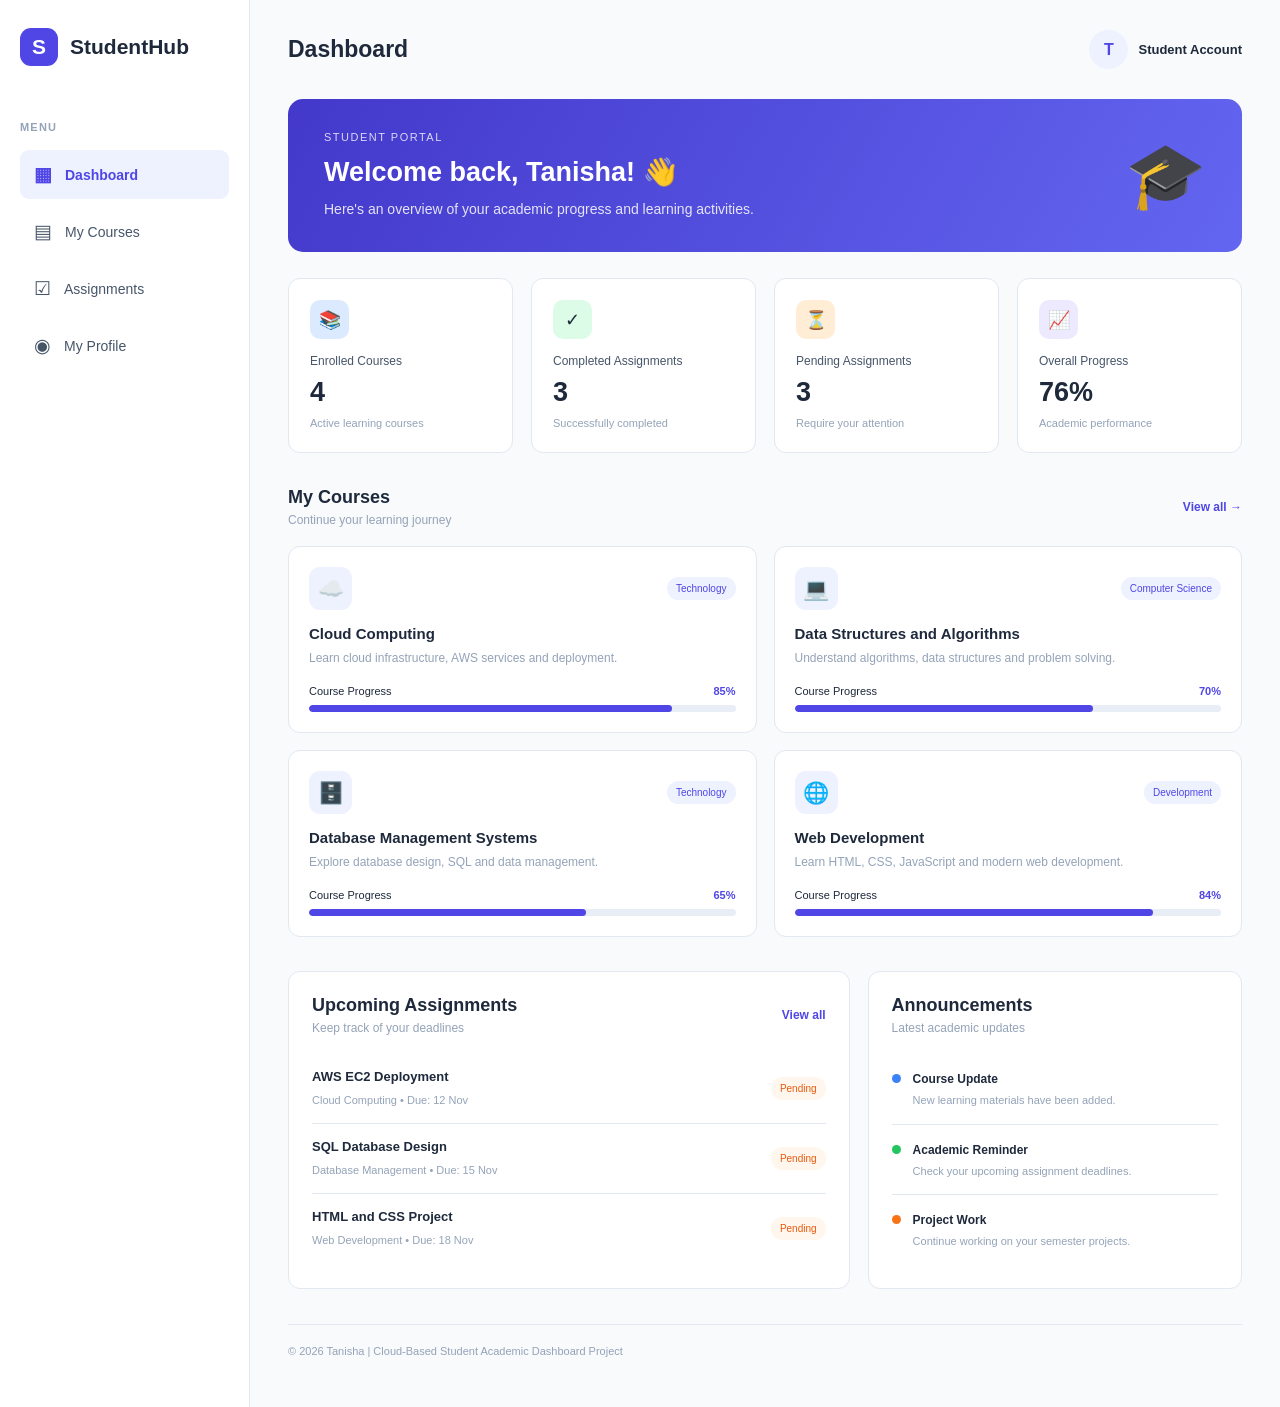
<file: index.html>
<!DOCTYPE html>
<html lang="en">
<head>
    <meta charset="UTF-8">
    <meta name="viewport" content="width=device-width, initial-scale=1.0">
    <title>Student Academic Dashboard</title>

    <link rel="stylesheet" href="css/style.css">
</head>

<body>

    <div class="app-container">

        <!-- Sidebar -->
        <aside class="sidebar">

            <div class="logo">
                <span class="logo-icon">S</span>
                <span>StudentHub</span>
            </div>

            <div class="sidebar-label">MENU</div>

            <nav class="navigation">

                <a href="index.html" class="nav-link active">
                    <span>▦</span> Dashboard
                </a>

                <a href="pages/courses.html" class="nav-link">
                    <span>▤</span> My Courses
                </a>

                <a href="pages/assignments.html" class="nav-link">
                    <span>☑</span> Assignments
                </a>

                <a href="pages/profile.html" class="nav-link">
                    <span>◉</span> My Profile
                </a>

            </nav>


        </aside>


        <!-- Main Content -->
        <main class="main-content">

            <!-- Topbar -->
            <header class="topbar">

                <div>
                    
                    <h2>Dashboard</h2>
                </div>

                <div class="topbar-right">

                    <div class="user-info">
                        <div class="avatar">T</div>
                        <div>
                            <strong>Student Account</strong>
                           
                        </div>
                    </div>
                </div>

            </header>


            <!-- Welcome Section -->
            <section class="welcome-section">

                <div>
                    <p class="welcome-label">STUDENT PORTAL</p>

                    <h1>Welcome back, Student! 👋</h1>

                    <p>
                        Here's an overview of your academic progress
                        and learning activities.
                    </p>
                </div>

                <div class="welcome-icon">🎓</div>

            </section>


            <!-- Statistics -->
            <section class="stats-grid">

                <div class="stat-card">
                    <div class="stat-icon blue">📚</div>
                    <p>Enrolled Courses</p>
                    <h2 id="totalCourses">4</h2>
                    <small>Active learning courses</small>
                </div>

                <div class="stat-card">
                    <div class="stat-icon green">✓</div>
                    <p>Completed Assignments</p>
                    <h2 id="completedAssignments">8</h2>
                    <small>Successfully completed</small>
                </div>

                <div class="stat-card">
                    <div class="stat-icon orange">⏳</div>
                    <p>Pending Assignments</p>
                    <h2 id="pendingAssignments">3</h2>
                    <small>Require your attention</small>
                </div>

                <div class="stat-card">
                    <div class="stat-icon purple">📈</div>
                    <p>Overall Progress</p>
                    <h2 id="overallProgress">76%</h2>
                    <small>Academic performance</small>
                </div>

            </section>


            <!-- Courses Section -->
            <section class="content-section">

                <div class="section-heading">
                    <div>
                        <h2>My Courses</h2>
                        <p>Continue your learning journey</p>
                    </div>

                    <a href="pages/courses.html" class="view-link">
                        View all →
                    </a>
                </div>

                <div class="course-grid" id="courseContainer">

                    <!-- Courses will be loaded using JavaScript -->

                </div>

            </section>


            <!-- Bottom Section -->
            <section class="bottom-grid">

                <!-- Assignments -->
                <div class="panel">

                    <div class="section-heading">
                        <div>
                            <h2>Upcoming Assignments</h2>
                            <p>Keep track of your deadlines</p>
                        </div>

                        <a href="pages/assignments.html" class="view-link">
                            View all
                        </a>
                    </div>

                    <div id="assignmentContainer">

                        <!-- Assignments loaded using JavaScript -->

                    </div>

                </div>


                <!-- Announcements -->
                <div class="panel announcements">

                    <div class="section-heading">
                        <div>
                            <h2>Announcements</h2>
                            <p>Latest academic updates</p>
                        </div>
                    </div>

                    <div class="announcement-item">
                        <span class="announcement-dot blue-dot"></span>

                        <div>
                            <strong>Course Update</strong>
                            <p>New learning materials have been added.</p>
                        </div>
                    </div>

                    <div class="announcement-item">
                        <span class="announcement-dot green-dot"></span>

                        <div>
                            <strong>Academic Reminder</strong>
                            <p>Check your upcoming assignment deadlines.</p>
                        </div>
                    </div>

                    <div class="announcement-item">
                        <span class="announcement-dot orange-dot"></span>

                        <div>
                            <strong>Project Work</strong>
                            <p>Continue working on your semester projects.</p>
                        </div>
                    </div>

                </div>

            </section>


            <!-- Footer -->
            <footer class="footer">
                <p>
                    © 2026 Tanisha | Cloud-Based Student Academic Dashboard Project
                </p>
            </footer>

        </main>

    </div>

    <script src="js/data.js"></script>
    <script src="js/app.js"></script>

</body>
</html>
</file>
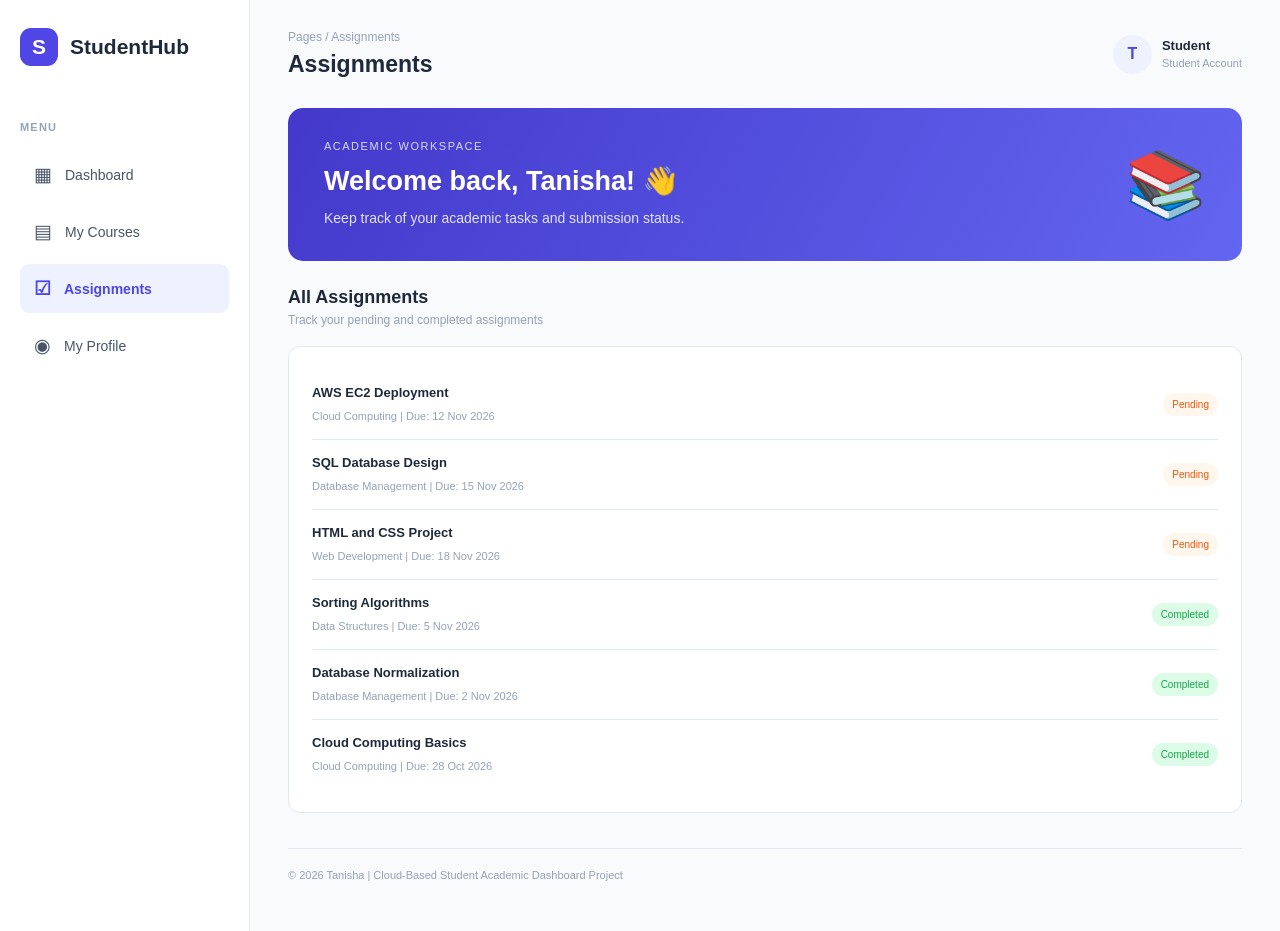
<file: pages/assignments.html>
<!DOCTYPE html>
<html lang="en">
<head>
    <meta charset="UTF-8">
    <meta name="viewport" content="width=device-width, initial-scale=1.0">
    <title>Assignments | StudentHub</title>
    <link rel="stylesheet" href="../css/style.css">
</head>

<body>

<div class="app-container">

    <aside class="sidebar">

        <div class="logo">
            <span class="logo-icon">S</span>
            <span>StudentHub</span>
        </div>

        <div class="sidebar-label">MENU</div>

        <nav class="navigation">
            <a href="../index.html" class="nav-link">
                <span>▦</span> Dashboard
            </a>

            <a href="courses.html" class="nav-link">
                <span>▤</span> My Courses
            </a>

            <a href="assignments.html" class="nav-link active">
                <span>☑</span> Assignments
            </a>

            <a href="profile.html" class="nav-link">
                <span>◉</span> My Profile
            </a>
        </nav>

       

    </aside>


    <main class="main-content">

        <header class="topbar">
            <div>
                <p class="breadcrumb">Pages / Assignments</p>
                <h2>Assignments</h2>
            </div>

            <div class="topbar-right">
                <div class="user-info">
                    <div class="avatar">T</div>
                    <div>
                        <strong>Student</strong>
                        <small>Student Account</small>
                    </div>
                </div>
            </div>
        </header>


        <section class="welcome-section">
            <div>
                <p class="welcome-label">ACADEMIC WORKSPACE</p>
                <h1>Manage Your Assignments 📝</h1>
                <p>Keep track of your academic tasks and submission status.</p>
            </div>

            <div class="welcome-icon">📚</div>
        </section>


        <section class="content-section">

            <div class="section-heading">
                <div>
                    <h2>All Assignments</h2>
                    <p>Track your pending and completed assignments</p>
                </div>
            </div>

            <div class="panel">

                <div class="assignment-list" id="allAssignmentsContainer"></div>

            </div>

        </section>


        <footer class="footer">
                <p>
                    © 2026 Tanisha | Cloud-Based Student Academic Dashboard Project
                </p>
            </footer>

    </main>

</div>

<script src="../js/data.js"></script>
<script src="../js/app.js"></script>

</body>
</html>
</file>
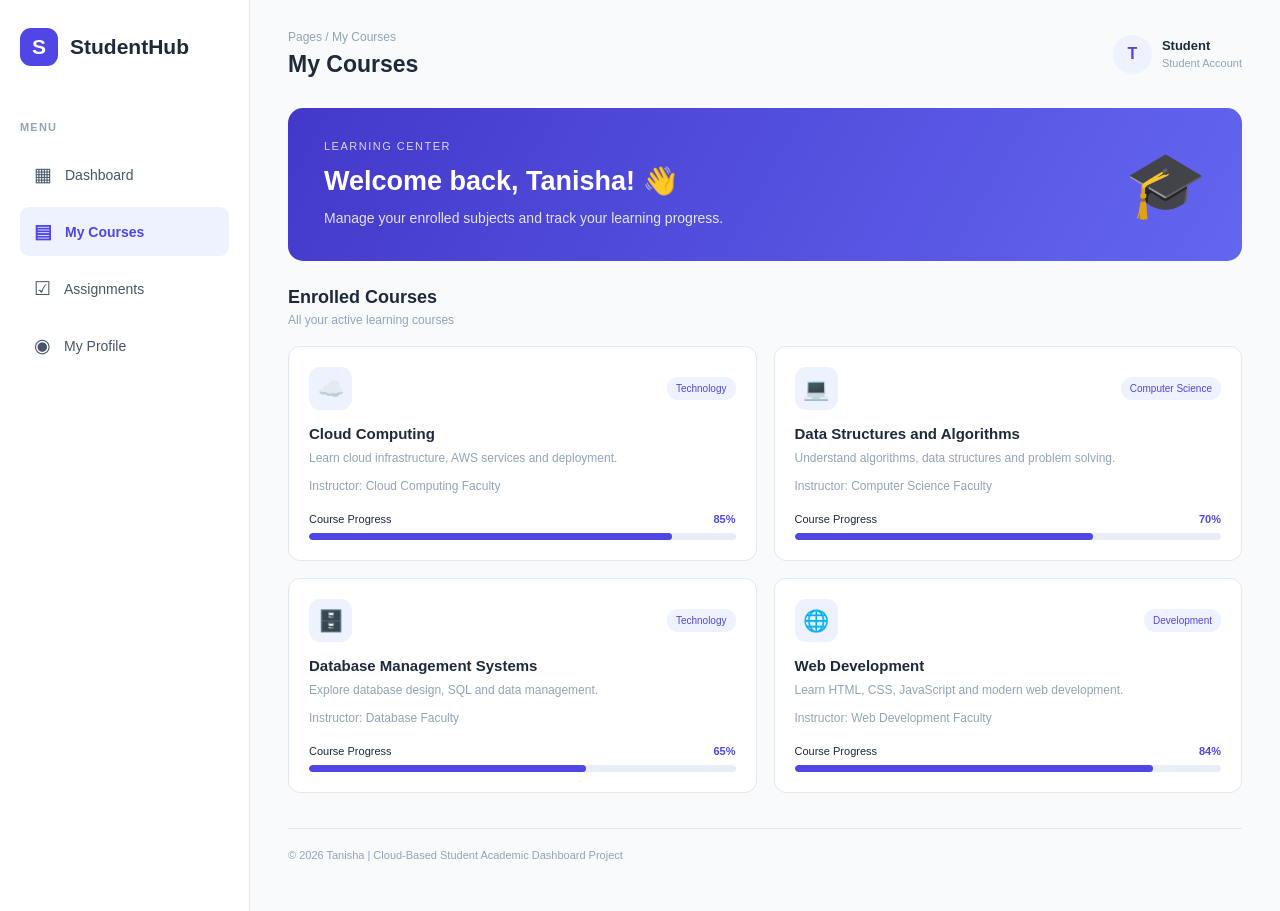
<file: pages/courses.html>
<!DOCTYPE html>
<html lang="en">
<head>
    <meta charset="UTF-8">
    <meta name="viewport" content="width=device-width, initial-scale=1.0">
    <title>My Courses | StudentHub</title>
    <link rel="stylesheet" href="../css/style.css">
</head>

<body>

<div class="app-container">

    <aside class="sidebar">

        <div class="logo">
            <span class="logo-icon">S</span>
            <span>StudentHub</span>
        </div>

        <div class="sidebar-label">MENU</div>

        <nav class="navigation">
            <a href="../index.html" class="nav-link">
                <span>▦</span> Dashboard
            </a>

            <a href="courses.html" class="nav-link active">
                <span>▤</span> My Courses
            </a>

            <a href="assignments.html" class="nav-link">
                <span>☑</span> Assignments
            </a>

            <a href="profile.html" class="nav-link">
                <span>◉</span> My Profile
            </a>
        </nav>

        

    </aside>


    <main class="main-content">

        <header class="topbar">
            <div>
                <p class="breadcrumb">Pages / My Courses</p>
                <h2>My Courses</h2>
            </div>

            <div class="topbar-right">
                <div class="user-info">
                    <div class="avatar">T</div>
                    <div>
                        <strong>Student</strong>
                        <small>Student Account</small>
                    </div>
                </div>
            </div>
        </header>


        <section class="welcome-section">
            <div>
                <p class="welcome-label">LEARNING CENTER</p>
                <h1>Explore Your Courses 📚</h1>
                <p>Manage your enrolled subjects and track your learning progress.</p>
            </div>
            <div class="welcome-icon">🎓</div>
        </section>


        <section class="content-section">

            <div class="section-heading">
                <div>
                    <h2>Enrolled Courses</h2>
                    <p>All your active learning courses</p>
                </div>
            </div>

            <div class="course-grid" id="allCoursesContainer"></div>

        </section>


       <footer class="footer">
                <p>
                    © 2026 Tanisha | Cloud-Based Student Academic Dashboard Project
                </p>
            </footer>

    </main>

</div>

<script src="../js/data.js"></script>
<script src="../js/app.js"></script>

</body>
</html>
</file>
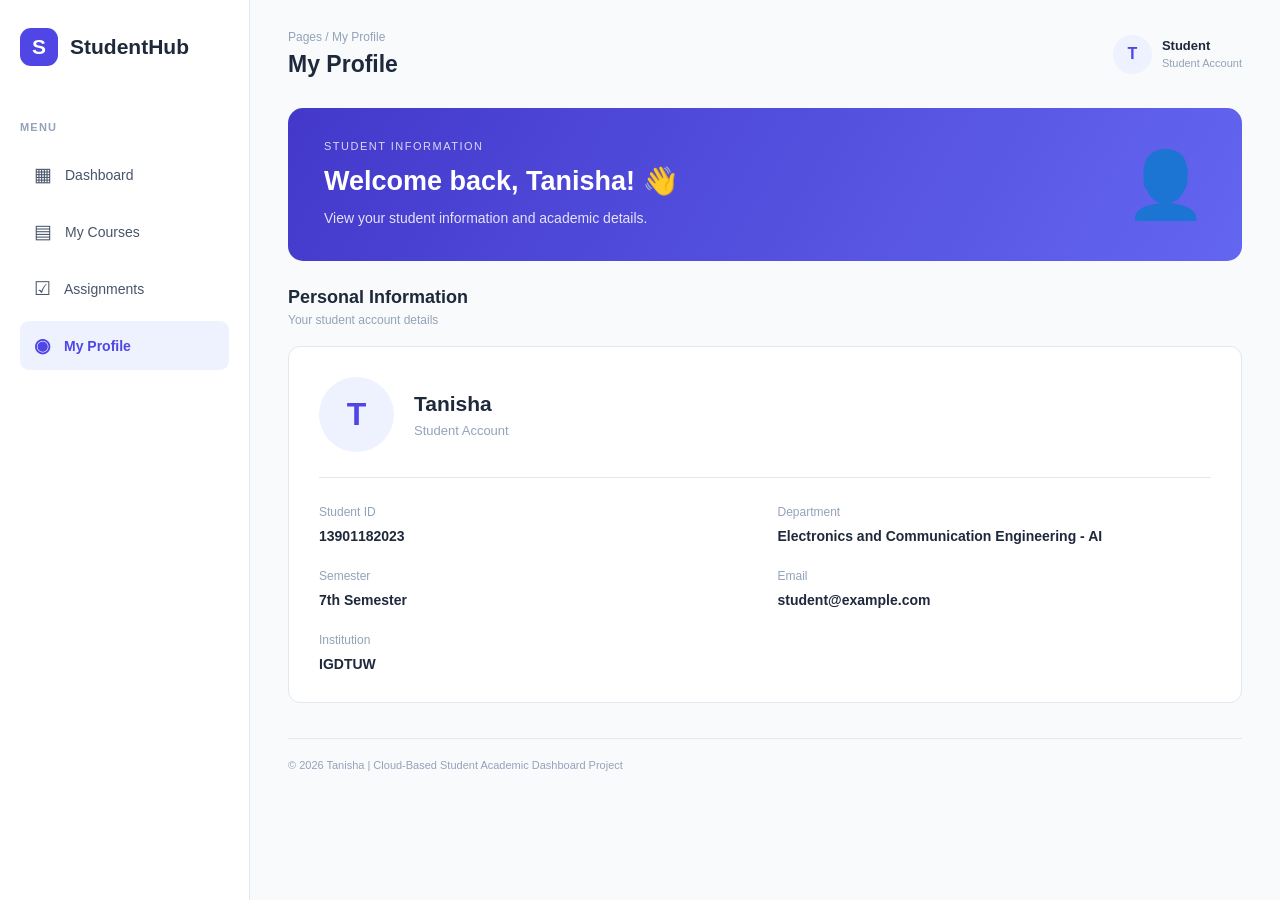
<file: pages/profile.html>
<!DOCTYPE html>
<html lang="en">
<head>
    <meta charset="UTF-8">
    <meta name="viewport" content="width=device-width, initial-scale=1.0">
    <title>My Profile | StudentHub</title>
    <link rel="stylesheet" href="../css/style.css">
</head>

<body>

<div class="app-container">

    <aside class="sidebar">

        <div class="logo">
            <span class="logo-icon">S</span>
            <span>StudentHub</span>
        </div>

        <div class="sidebar-label">MENU</div>

        <nav class="navigation">
            <a href="../index.html" class="nav-link">
                <span>▦</span> Dashboard
            </a>

            <a href="courses.html" class="nav-link">
                <span>▤</span> My Courses
            </a>

            <a href="assignments.html" class="nav-link">
                <span>☑</span> Assignments
            </a>

            <a href="profile.html" class="nav-link active">
                <span>◉</span> My Profile
            </a>
        </nav>

        

    </aside>


    <main class="main-content">

        <header class="topbar">
            <div>
                <p class="breadcrumb">Pages / My Profile</p>
                <h2>My Profile</h2>
            </div>

            <div class="topbar-right">
                <div class="user-info">
                    <div class="avatar">T</div>
                    <div>
                        <strong>Student</strong>
                        <small>Student Account</small>
                    </div>
                </div>
            </div>
        </header>


        <section class="welcome-section">
            <div>
                <p class="welcome-label">STUDENT INFORMATION</p>
                <h1>Your Academic Profile 👩‍🎓</h1>
                <p>View your student information and academic details.</p>
            </div>

            <div class="welcome-icon">👤</div>
        </section>


        <section class="content-section">

            <div class="section-heading">
                <div>
                    <h2>Personal Information</h2>
                    <p>Your student account details</p>
                </div>
            </div>

            <div class="panel profile-panel">

                <div class="profile-header">
                    <div class="profile-avatar">T</div>

                    <div>
                        <h2 id="profileName">Student Name</h2>
                        <p>Student Account</p>
                    </div>
                </div>

                <div class="profile-details">

                    <div class="profile-field">
                        <label>Student ID</label>
                        <strong id="profileId"></strong>
                    </div>

                    <div class="profile-field">
                        <label>Department</label>
                        <strong id="profileDepartment"></strong>
                    </div>

                    <div class="profile-field">
                        <label>Semester</label>
                        <strong id="profileSemester"></strong>
                    </div>

                    <div class="profile-field">
                        <label>Email</label>
                        <strong id="profileEmail"></strong>
                    </div>

                    <div class="profile-field">
                        <label>Institution</label>
                        <strong id="profileCollege"></strong>
                    </div>

                </div>

            </div>

        </section>


        <footer class="footer">
                <p>
                    © 2026 Tanisha | Cloud-Based Student Academic Dashboard Project
                </p>
            </footer>

    </main>

</div>

<script src="../js/data.js"></script>
<script src="../js/app.js"></script>

</body>
</html>
</file>
<file: css/style.css>
/* ==============================
   1. GLOBAL STYLES
================================= */

* {
    margin: 0;
    padding: 0;
    box-sizing: border-box;
}

:root {
    --primary: #4f46e5;
    --primary-light: #eef2ff;
    --dark: #1e293b;
    --text: #475569;
    --muted: #94a3b8;
    --background: #f8fafc;
    --white: #ffffff;
    --border: #e2e8f0;
    --green: #16a34a;
    --orange: #ea580c;
}

body {
    font-family: 'Segoe UI', Arial, sans-serif;
    background: var(--background);
    color: var(--dark);
}

a {
    text-decoration: none;
    color: inherit;
}

button {
    font-family: inherit;
    cursor: pointer;
}


/* ==============================
   2. MAIN LAYOUT
================================= */

.app-container {
    display: flex;
    min-height: 100vh;
}


/* ==============================
   3. SIDEBAR
================================= */

.sidebar {
    width: 250px;
    background: var(--white);
    border-right: 1px solid var(--border);
    padding: 28px 20px;
    display: flex;
    flex-direction: column;
    flex-shrink: 0;
}

.logo {
    display: flex;
    align-items: center;
    gap: 12px;
    font-size: 21px;
    font-weight: 750;
    color: var(--dark);
    margin-bottom: 55px;
}

.logo-icon {
    background: var(--primary);
    color: white;
    width: 38px;
    height: 38px;
    border-radius: 11px;
    display: grid;
    place-items: center;
    font-size: 21px;
}

.sidebar-label {
    font-size: 11px;
    color: var(--muted);
    font-weight: 700;
    letter-spacing: 1.2px;
    margin-bottom: 17px;
}

.navigation {
    display: flex;
    flex-direction: column;
    gap: 8px;
}

.nav-link {
    display: flex;
    align-items: center;
    gap: 13px;
    padding: 13px 14px;
    border-radius: 9px;
    color: var(--text);
    font-size: 14px;
    font-weight: 500;
    transition: 0.2s;
}

.nav-link:hover {
    background: var(--primary-light);
    color: var(--primary);
}

.nav-link.active {
    background: var(--primary-light);
    color: var(--primary);
    font-weight: 650;
}

.nav-link span {
    font-size: 19px;
}

.sidebar-bottom {
    margin-top: auto;
    border-top: 1px solid var(--border);
    padding-top: 24px;
}

.sidebar-bottom p {
    font-size: 13px;
    line-height: 1.6;
    color: var(--text);
    margin-bottom: 12px;
}

.cloud-status {
    color: var(--green);
    font-size: 11px;
}


/* ==============================
   4. MAIN CONTENT
================================= */

.main-content {
    flex: 1;
    min-width: 0;
    padding: 30px 38px;
}

.topbar {
    display: flex;
    justify-content: space-between;
    align-items: center;
    margin-bottom: 30px;
}

.breadcrumb {
    font-size: 12px;
    color: var(--muted);
    margin-bottom: 7px;
}

.topbar h2 {
    font-size: 23px;
}

.topbar-right {
    display: flex;
    align-items: center;
    gap: 22px;
}

.notification {
    font-size: 23px;
    color: var(--text);
}

.user-info {
    display: flex;
    align-items: center;
    gap: 10px;
}

.avatar {
    width: 39px;
    height: 39px;
    border-radius: 50%;
    display: grid;
    place-items: center;
    background: var(--primary-light);
    color: var(--primary);
    font-weight: 700;
}

.user-info strong {
    display: block;
    font-size: 13px;
}

.user-info small {
    color: var(--muted);
    font-size: 11px;
}


/* ==============================
   5. WELCOME SECTION
================================= */

.welcome-section {
    background: linear-gradient(120deg, #4338ca, #6366f1);
    border-radius: 15px;
    padding: 32px 36px;
    color: white;
    display: flex;
    justify-content: space-between;
    align-items: center;
    margin-bottom: 26px;
}

.welcome-label {
    font-size: 11px;
    letter-spacing: 1.5px;
    opacity: 0.8;
    margin-bottom: 13px;
}

.welcome-section h1 {
    font-size: 27px;
    margin-bottom: 10px;
}

.welcome-section p:last-child {
    font-size: 14px;
    opacity: 0.85;
    line-height: 1.6;
}

.welcome-icon {
    font-size: 65px;
    opacity: 0.95;
}


/* ==============================
   6. STATISTICS CARDS
================================= */

.stats-grid {
    display: grid;
    grid-template-columns: repeat(4, 1fr);
    gap: 18px;
    margin-bottom: 34px;
}

.stat-card {
    background: var(--white);
    padding: 21px;
    border: 1px solid var(--border);
    border-radius: 12px;
}

.stat-icon {
    width: 39px;
    height: 39px;
    border-radius: 10px;
    display: grid;
    place-items: center;
    margin-bottom: 15px;
    font-size: 18px;
}

.stat-icon.blue {
    background: #dbeafe;
}

.stat-icon.green {
    background: #dcfce7;
}

.stat-icon.orange {
    background: #ffedd5;
}

.stat-icon.purple {
    background: #ede9fe;
}

.stat-card p {
    font-size: 12px;
    color: var(--text);
    margin-bottom: 9px;
}

.stat-card h2 {
    font-size: 27px;
    margin-bottom: 5px;
}

.stat-card small {
    font-size: 11px;
    color: var(--muted);
}


/* ==============================
   7. CONTENT SECTIONS
================================= */

.content-section {
    margin-bottom: 34px;
}

.section-heading {
    display: flex;
    justify-content: space-between;
    align-items: center;
    margin-bottom: 19px;
}

.section-heading h2 {
    font-size: 18px;
    margin-bottom: 5px;
}

.section-heading p {
    font-size: 12px;
    color: var(--muted);
}

.view-link {
    color: var(--primary);
    font-size: 12px;
    font-weight: 650;
}


/* ==============================
   8. COURSE CARDS
================================= */

.course-grid {
    display: grid;
    grid-template-columns: repeat(2, 1fr);
    gap: 17px;
}

.course-card {
    background: var(--white);
    padding: 20px;
    border: 1px solid var(--border);
    border-radius: 12px;
}

.course-top {
    display: flex;
    justify-content: space-between;
    align-items: center;
    margin-bottom: 15px;
}

.course-icon {
    width: 43px;
    height: 43px;
    border-radius: 11px;
    display: grid;
    place-items: center;
    font-size: 21px;
    background: var(--primary-light);
}

.course-tag {
    font-size: 10px;
    color: var(--primary);
    background: var(--primary-light);
    padding: 6px 9px;
    border-radius: 20px;
}

.course-card h3 {
    font-size: 15px;
    margin-bottom: 7px;
}

.course-card p {
    font-size: 12px;
    color: var(--muted);
    line-height: 1.5;
}

.progress-info {
    display: flex;
    justify-content: space-between;
    font-size: 11px;
    margin-top: 18px;
    margin-bottom: 8px;
}

.progress-info span:last-child {
    color: var(--primary);
    font-weight: 650;
}

.progress-bar {
    height: 7px;
    background: #e9edf5;
    border-radius: 20px;
    overflow: hidden;
}

.progress-fill {
    height: 100%;
    background: var(--primary);
    border-radius: 20px;
}


/* ==============================
   9. BOTTOM PANELS
================================= */

.bottom-grid {
    display: grid;
    grid-template-columns: 1.5fr 1fr;
    gap: 18px;
}

.panel {
    background: var(--white);
    border: 1px solid var(--border);
    border-radius: 12px;
    padding: 23px;
    min-width: 0;
}

.assignment-item {
    display: flex;
    justify-content: space-between;
    align-items: center;
    gap: 10px;
    padding: 15px 0;
    border-bottom: 1px solid var(--border);
}

.assignment-item:last-child {
    border-bottom: none;
}

.assignment-item strong {
    font-size: 13px;
    display: block;
    margin-bottom: 6px;
}

.assignment-item small {
    font-size: 11px;
    color: var(--muted);
}

.status {
    font-size: 10px;
    padding: 6px 9px;
    border-radius: 20px;
    white-space: nowrap;
}

.status.pending {
    color: var(--orange);
    background: #fff7ed;
}

.status.completed {
    color: var(--green);
    background: #dcfce7;
}


/* ==============================
   10. ANNOUNCEMENTS
================================= */

.announcement-item {
    display: flex;
    align-items: flex-start;
    gap: 12px;
    padding: 15px 0;
    border-bottom: 1px solid var(--border);
}

.announcement-item:last-child {
    border-bottom: none;
}

.announcement-dot {
    width: 9px;
    height: 9px;
    border-radius: 50%;
    margin-top: 5px;
    flex-shrink: 0;
}

.blue-dot {
    background: #3b82f6;
}

.green-dot {
    background: #22c55e;
}

.orange-dot {
    background: #f97316;
}

.announcement-item strong {
    font-size: 12px;
}

.announcement-item p {
    color: var(--muted);
    font-size: 11px;
    line-height: 1.5;
    margin-top: 5px;
}


/* ==============================
   11. FOOTER
================================= */

.footer {
    display: flex;
    justify-content: space-between;
    gap: 10px;
    margin-top: 35px;
    padding: 20px 0;
    border-top: 1px solid var(--border);
    color: var(--muted);
    font-size: 11px;
}


/* ==============================
   12. RESPONSIVE DESIGN
================================= */

@media (max-width: 1100px) {

    .stats-grid {
        grid-template-columns: repeat(2, 1fr);
    }

    .bottom-grid {
        grid-template-columns: 1fr;
    }

}

@media (max-width: 700px) {

    .sidebar {
        width: 75px;
        padding: 22px 10px;
    }

    .logo {
        justify-content: center;
        margin-bottom: 35px;
    }

    .logo > span:last-child,
    .sidebar-label,
    .nav-link:not(.active),
    .sidebar-bottom {
        display: none;
    }

    .nav-link {
        justify-content: center;
        padding: 13px 5px;
        font-size: 0;
    }

    .nav-link span {
        font-size: 20px;
    }

    .main-content {
        padding: 22px 15px;
    }

    .welcome-section {
        padding: 25px 20px;
    }

    .welcome-section h1 {
        font-size: 21px;
    }

    .welcome-icon {
        font-size: 38px;
    }

    .course-grid {
        grid-template-columns: 1fr;
    }

    .footer {
        flex-direction: column;
    }

}

@media (max-width: 420px) {

    .stats-grid {
        grid-template-columns: 1fr;
    }

    .topbar-right {
        gap: 10px;
    }

    .user-info small {
        display: none;
    }

}


/* ==============================
   13. PROFILE PAGE
================================= */

.profile-panel {
    padding: 30px;
}

.profile-header {
    display: flex;
    align-items: center;
    gap: 20px;
    padding-bottom: 25px;
    border-bottom: 1px solid var(--border);
}

.profile-avatar {
    width: 75px;
    height: 75px;
    background: var(--primary-light);
    color: var(--primary);
    border-radius: 50%;
    display: grid;
    place-items: center;
    font-size: 32px;
    font-weight: 700;
}

.profile-header h2 {
    font-size: 21px;
    margin-bottom: 7px;
}

.profile-header p {
    font-size: 13px;
    color: var(--muted);
}

.profile-details {
    display: grid;
    grid-template-columns: repeat(2, 1fr);
    gap: 25px;
    padding-top: 27px;
}

.profile-field {
    display: flex;
    flex-direction: column;
    gap: 9px;
}

.profile-field label {
    font-size: 12px;
    color: var(--muted);
}

.profile-field strong {
    font-size: 14px;
    color: var(--dark);
}

@media (max-width: 600px) {

    .profile-details {
        grid-template-columns: 1fr;
    }

    .profile-panel {
        padding: 20px;
    }

}
</file>
